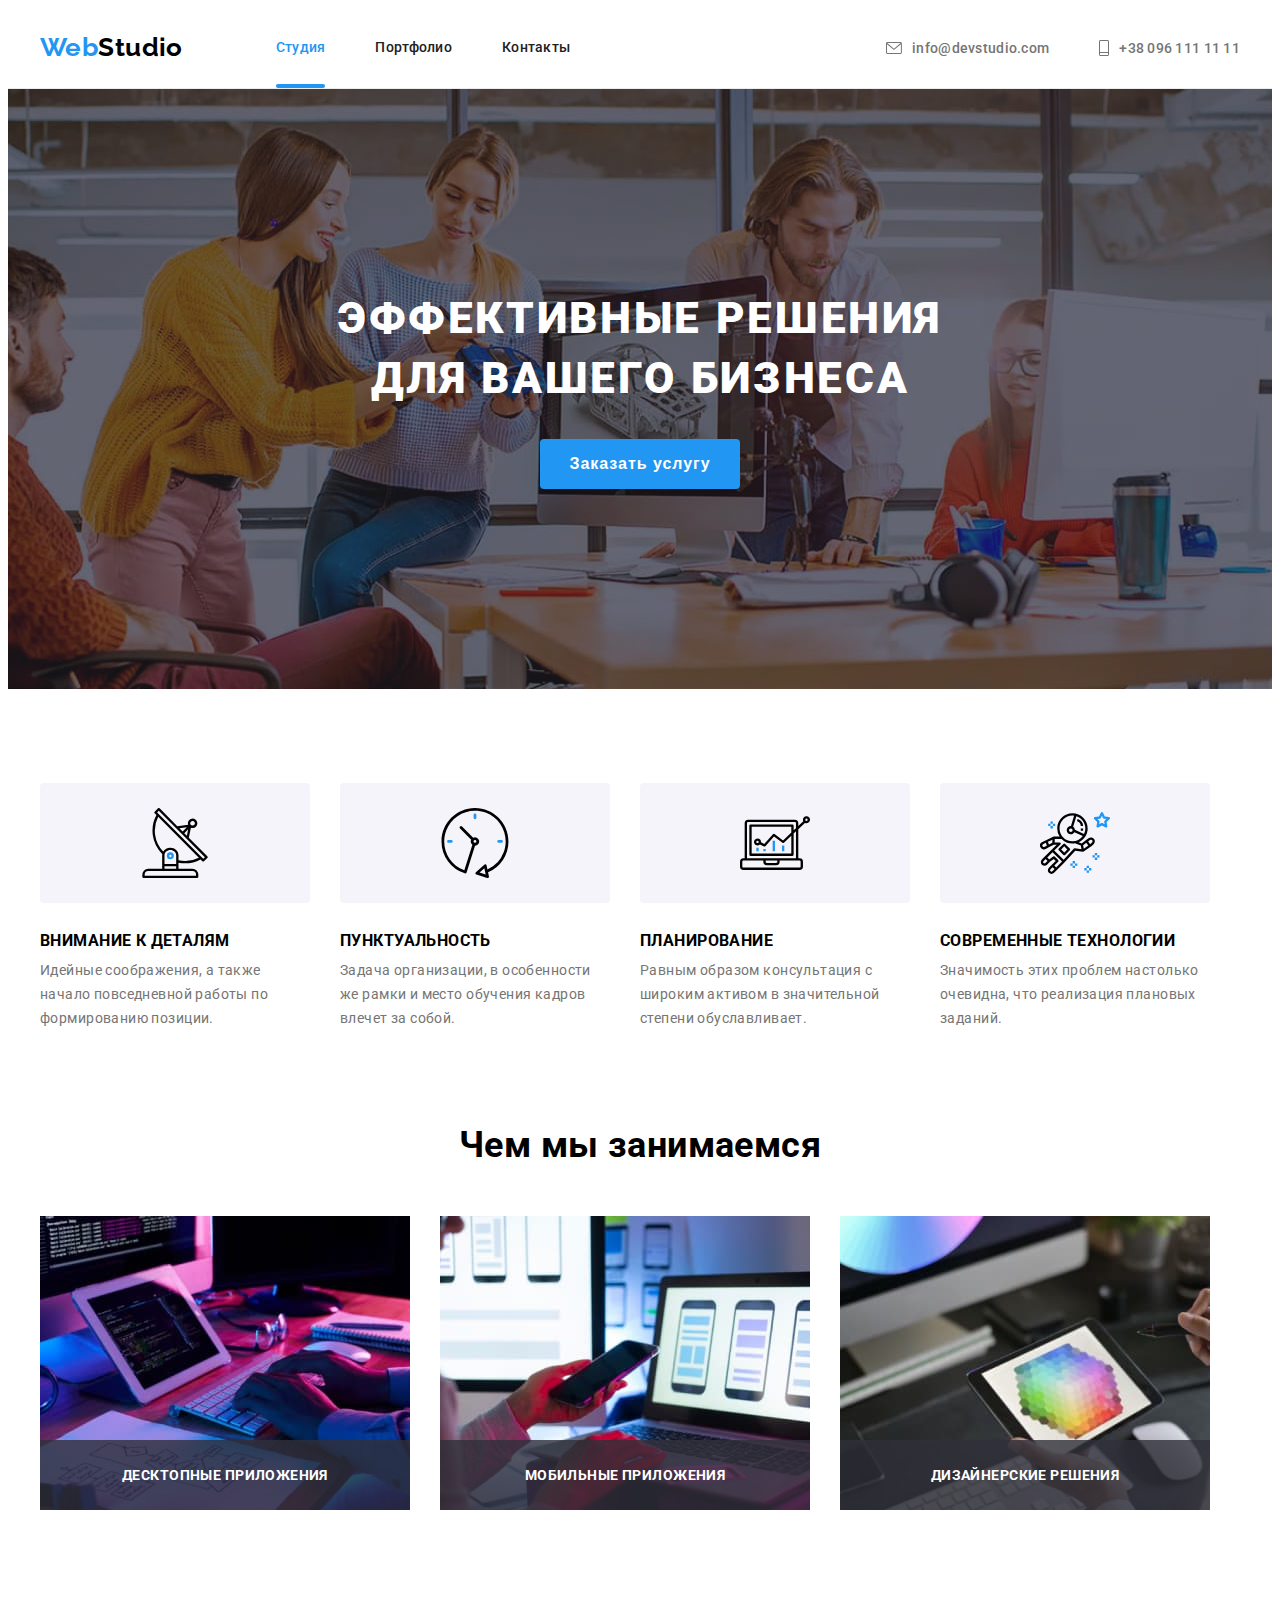
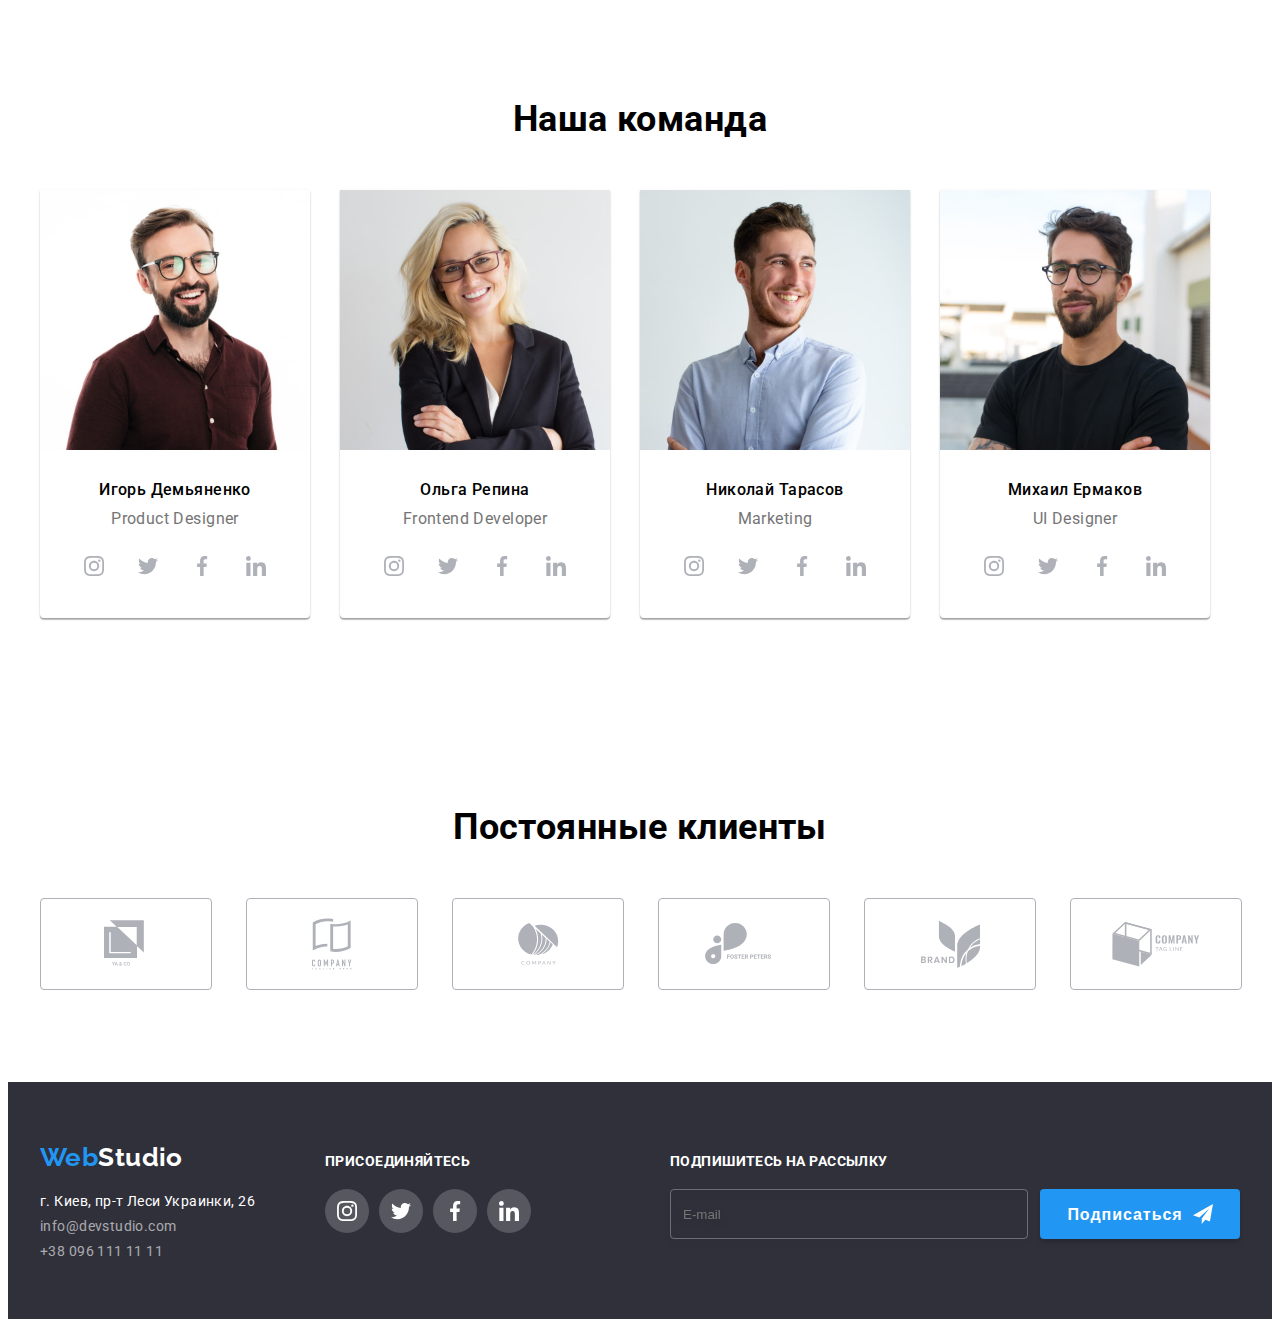
<file: index.html>
<!DOCTYPE html>
<html lang="en">
<head>
    <meta charset="UTF-8">
    <meta name="viewport" content="width=device-width, initial-scale=1.0">
    <title>Document</title>
    <link rel="stylesheet" href="https://cdnjs.cloudflare.com/ajax/libs/modern-normalize/1.0.0/modern-normalize.min.css" 
          integrity="sha512-ISS7cAi1PEhQ8jnbJpJZMd29NlhNj4AWYyLOSp2CE/CsHxTCu+r+t0D2yoJudVrd0/8fTVPUVDzY5Tvli75u/g=="
          crossorigin="anonymous" />
<link href="https://fonts.googleapis.com/css2?family=Raleway:wght@700&family=Roboto:wght@400;500;700;900&display=swap"
    rel="stylesheet">
    <link rel="stylesheet" href="./css/main.min.css">
    <link rel="preconnect" href="https://fonts.gstatic.com">
 </head>
<body>
    <header class="header-color">
        <div class="container head">        
 <nav class="nav-top">
        <a href="./index.html" class="studio-color text-decor"><span class="web-color">Web</span>Studio</a>
        
        <ul class="nav-links">
            <li class="head-items"><a href="./index.html" class="links current">Студия</a></li>
            <li class="head-items"><a href="./portfolio.html" class="links">Портфолио</a></li>
            <li class="head-items"><a href="" class="links">Контакты</a></li>
        </ul>
</nav>  
        <ul class="nav-links">
            <li class="head-items"><a href="mailto:info@devstudio.com" class="phone-color"><svg class="phonesvg" width="16px" height="12px">
                <use href="./images/symbol-defs.svg#icon-konvert"></use>
            </svg>info@devstudio.com</a></li>
            <li class="head-items"><a href="tel:380961111111" class="phone-color"><svg class="phonesvg" width="10px" height="16px">
                <use href="./images/symbol-defs.svg#icon-phone"></use>
            </svg>+38 096 111 11 11</a></li>
        </ul>
        </div>
    </header>
    <main>
    <!-- main section -->    
        <section class="main-section"> 
            <div class="owerlay">
            <div class="container-flex">  
             
            <h1 class="headline">Эффективные решения для вашего бизнеса</h1>           
            <button class="order" data-modal-open>Заказать услугу</button> 
            </div>
    </div>
        </section>    
    <!--our services -->
    <section  class="container owerflov">      
  <ul  class="what-we-do-list">
    <li class="service-list">
        <div class="pic-border">
        <svg width="70px" height="70px">
            <use href="./images/symbol-defs.svg#icon-antena1"></use>
        </svg>
        </div>
        <h3 class="ourquality">Внимание к деталям</h3>    
        <p class="text-color">Идейные соображения, а также начало повседневной работы по формированию позиции.</p>
    </li>
    <li class="service-list">
        <div class="pic-border"><svg width="70px" height="70px">
            <use href="./images/symbol-defs.svg#icon-timer2"></use>
        </svg></div>
        <h3 class="ourquality">Пунктуальность</h3>
        <p class="text-color">Задача организации, в особенности же рамки и место обучения кадров влечет за собой.</p>
    </li>
    <li class="service-list">
        <div class="pic-border"><svg width="70px" height="70px">
            <use href="./images/symbol-defs.svg#icon-dator3"></use>
        </svg></div>
        <h3 class="ourquality">Планирование</h3>
        <p class="text-color">Равным образом консультация с широким активом в значительной степени обуславливает.</p>
    </li>
    <li class="service-list">
        <div class="pic-border"><svg width="70px" height="70px">
            <use href="./images/symbol-defs.svg#icon-cosmonavt4"></use>
        </svg></div>
        <h3 class="ourquality">Современные технологии</h3>
        <p class="text-color">Значимость этих проблем настолько очевидна, что реализация плановых заданий.</p>
    </li>
</ul>  
 </section>
 <!-- what we do -->
 <section  class="container services">    
     <h2 class="whatwedo">Чем мы занимаемся</h2>
     <ul class="what-we-do-list">
    <li class="pic-list"><div class="specifics-pocition"><img src="images/bild.jpg" alt="Bild" width="370">
    <div class="specifics-place">
        <p class="specifics">Десктопные приложения</p>
    </div>
    </div>
    </li>
        <li class="pic-list">
        <div class="specifics-pocition">
        <img src="images/pc.jpg" alt="PC" width="370">
        <div class="specifics-place">
        <p class="specifics">Мобильные приложения</p>
    </div>
    </div></li>
        <li class="pic-list"><div class="specifics-pocition"><img src="images/tabl.jpg" alt="tabl" width="370"> <div class="specifics-place">
        <p class="specifics">Дизайнерские решения</p>
    </div>
    </div></li>
    </ul>   
 </section>
<!-- our colleagues-->
 <section  class="container services">   
     <h2 class="whatwedo">Наша команда</h2>
     <ul class="what-we-do-list">
         <li class="collegues-list shadow">
             <img src="images/1.jpg" alt="photo" width="270">
             <div class="name-ocupation">
             <h3 class="names">Игорь Демьяненко</h3>
             <p class="occupation">Product Designer</p>            
             <ul class="social-list">
                 <li class="link-space"><a href="#" class="link-flow">
                     <svg class="ikonssvg" width="20px" height="20px">
                             <use href="./images/symbol-defs.svg#icon-instagram"></use>
                         </svg></a></li>
                 <li class="link-space"><a href=""  class="link-flow">
                         <svg class="ikonssvg" width="20px" height="20px">
                             <use href="./images/symbol-defs.svg#icon-twitter"></use>
                         </svg></a></li>
                 <li class="link-space"><a href=""  class="link-flow">
                      <svg class="ikonssvg" width="20px" height="20px">
                              <use href="./images/symbol-defs.svg#icon-facebook"></use>
                          </svg></a></li>
                 <li class="link-space"><a href=""  class="link-flow">
                     <svg class="ikonssvg" width="20px" height="20px">
                             <use href="./images/symbol-defs.svg#icon-linkedin"></use>
                         </svg></a></li>
             </ul>
             </div>
            </li>       
         <li class="collegues-list shadow">
             <img src="images/2.jpg" alt="photo" width="270">
         <div class="name-ocupation">
             <h3 class="names">Ольга Репина</h3>
             <p class="occupation">Frontend Developer</p>
    <ul class="social-list">
        <li class="link-space"><a href="#" class="link-flow">
                <svg class="ikonssvg" width="20px" height="20px">
                    <use href="./images/symbol-defs.svg#icon-instagram"></use>
                </svg></a></li>
        <li class="link-space"><a href="#" class="link-flow">
                <svg class="ikonssvg" width="20px" height="20px">
                    <use href="./images/symbol-defs.svg#icon-twitter"></use>
                </svg></a></li>
        <li class="link-space"><a href="#" class="link-flow">
                <svg class="ikonssvg" width="20px" height="20px">
                    <use href="./images/symbol-defs.svg#icon-facebook"></use>
                </svg></a></li>
        <li class="link-space"><a href="#" class="link-flow">
                <svg class="ikonssvg" width="20px" height="20px">
                    <use href="./images/symbol-defs.svg#icon-linkedin"></use>
                </svg></a></li>
    </ul>
         </div>
         </li>
         <li class="collegues-list shadow">
             <img src="images/3.jpg" alt="photo" width="270">
              <div class="name-ocupation">
             <h3 class="names">Николай Тарасов</h3>
             <p class="occupation">Marketing</p>
        <ul class="social-list">
            <li class="link-space"><a href="#" class="link-flow">
                    <svg class="ikonssvg" width="20px" height="20px">
                        <use href="./images/symbol-defs.svg#icon-instagram"></use>
                    </svg></a></li>
            <li class="link-space"><a href="" class="link-flow">
                    <svg class="ikonssvg" width="20px" height="20px">
                        <use href="./images/symbol-defs.svg#icon-twitter"></use>
                    </svg></a></li>
            <li class="link-space"><a href="" class="link-flow">
                    <svg class="ikonssvg" width="20px" height="20px">
                        <use href="./images/symbol-defs.svg#icon-facebook"></use>
                    </svg></a></li>
            <li class="link-space"><a href="" class="link-flow">
                    <svg class="ikonssvg" width="20px" height="20px">
                        <use href="./images/symbol-defs.svg#icon-linkedin"></use>
                    </svg></a></li>
        </ul>
            </div>
         </li>
         <li class="collegues-list shadow">
             <img src="images/4.jpg" alt="photo" width="270">
              <div class="name-ocupation">
             <h3 class="names">Михаил Ермаков</h3>
             <p class="occupation">UI Designer</p>
<ul class="social-list">
<li class="link-space"><a href="#" class="link-flow">
    <svg class="ikonssvg" width="20px" height="20px">
            <use href="./images/symbol-defs.svg#icon-instagram"></use>
        </svg></a></li>
<li class="link-space"><a href=""  class="link-flow">
        <svg class="ikonssvg" width="20px" height="20px">
             <use href="./images/symbol-defs.svg#icon-twitter"></use>
        </svg></a></li>
<li class="link-space"><a href=""  class="link-flow">
    <svg class="ikonssvg" width="20px" height="20px">
            <use href="./images/symbol-defs.svg#icon-facebook"></use>
         </svg></a></li>
<li class="link-space"><a href=""  class="link-flow">
    <svg class="ikonssvg" width="20px" height="20px">
            <use href="./images/symbol-defs.svg#icon-linkedin"></use>
        </svg></a></li>
</ul>
            </div>
         </li>
     </ul>
   
 </section>
 <!-- our clients--> 
 <section class="container services">
     <h2 class="whatwedo">Постоянные клиенты</h2>
     <ul class="clients-list">
         <li class="client-links"><a href=""  class="link-size"><svg class="clients-color" width="44px" height="49px">
             <use href="./images/symbol-defs.svg#icon-yaco-1"></use>
         </svg></a></li>
         <li class="client-links"><a href="" class="link-size"><svg class="clients-color" width="40px" height="52px">
             <use href="./images/symbol-defs.svg#icon-tagline-2"></use>
         </svg></a></li>
         <li class="client-links"><a href="" class="link-size"><svg class="clients-color" width="41px" height="42px">
             <use href="./images/symbol-defs.svg#icon-company-3"></use>
         </svg></a></li>
         <li class="client-links"><a href="" class="link-size"><svg class="clients-color" width="79px" height="42px">
             <use href="./images/symbol-defs.svg#icon-foster-4"></use>
         </svg></a></li>
         <li class="client-links"><a href="" class="link-size"><svg class="clients-color" width="59px" height="47px">
             <use href="./images/symbol-defs.svg#icon-brand-5"></use>
         </svg></a></li>
         <li class="client-links"><a href="" class="link-size"><svg class="clients-color" width="88px" height="45px">
             <use href="./images/symbol-defs.svg#icon-logo-6"></use>
         </svg></a></li>
     </ul>
 </section>
</main>
<footer class="foter-section"> 
<div class="flex container">
       <div class="content-space">
        <a href="./index.html" class="logo-footer"><span class="footer-web">Web</span>Studio</a>
        <address class="address-decor">г. Киев, пр-т Леси Украинки, 26</address>
    <ul>
        <li class="footer-contakt">
    <a href="mailto:info@devstudio.com" class="footer-mail">info@devstudio.com</a></li>
        <li>
    <a href="tel:380961111111" class="footer-phone">+38 096 111 11 11</a></li>
    </ul>
    </div>
    <div class="footer-position">
    <h3 class="footer-title">присоединяйтесь</h3>
    <ul class="position-services">        
        <li class="footer-link-flow"><a href="#" class="footerlinks">
                <svg class="foot-ikonssvg" width="20px" height="20px">
                    <use href="./images/symbol-defs.svg#icon-instagram"></use>
                </svg></a></li>
        <li class="footer-link-flow"><a href="#" class="footerlinks">
                <svg class="foot-ikonssvg" width="20px" height="20px">
                    <use href="./images/symbol-defs.svg#icon-twitter"></use>
                </svg></a></li>
        <li class="footer-link-flow"><a href="#" class="footerlinks">
                <svg class="foot-ikonssvg" width="20px" height="20px">
                    <use href="./images/symbol-defs.svg#icon-facebook"></use>
                </svg></a></li>
        <li class="footer-link-flow"><a href="#" class="footerlinks">
                <svg class="foot-ikonssvg" width="20px" height="20px">
                    <use href="./images/symbol-defs.svg#icon-linkedin"></use>
                </svg></a></li>
    </ul>    
    </div>
    <form>
     <label class="labeltitle">Подпишитесь на рассылку</label>
     <div class="form-path">
     <input class="dimentions" type="email" placeholder="E-mail"/>
     <button class="order subscribe">Подписаться
     <svg width="20px" height="20px" class="plane">
      <use href="./images/symbol-defs.svg#icon-plane"></use>
        </svg></button></div>
    </form>
</div>
</footer>

<!-- modal -->
<div class="backdrop is-hidden" data-modal>
  <div class="modal">
    <form class="form" autocomplete="off">
    <button class="modal-close-btn" data-modal-close>&#10006;</button>
    <p class="modal-title">Оставьте свои данные, мы вам перезвоним</p>
    <div class="form-filed">
     <input type="text" class="input-form" placeholder=" ">
       <label class="form-label labeltext">Имя</label>
       <svg width="12px" height="12px" class="form-icon">
       <use href="./images/symbol-defs.svg#icon-chuvak"></use>
       </svg>
       </div>
    <div class="form-filed">
    <input type="tel" class="input-form" placeholder=" ">
      <label  class="form-label labeltext">Телефон</label>
      <svg width="13px" height="13px" class="form-icon">
      <use href="./images/symbol-defs.svg#icon-trubka"></use>
       </svg>
       </div>
    <div class="form-filed">
    <input type="text" class="input-form" placeholder=" ">
      <label  class="form-label labeltext">Почта</label>
      <svg width="15px" height="12px" class="form-icon">
       <use href="./images/symbol-defs.svg#icon-konvertblack"></use>
      </svg></div>
    <div class="form-filed">
        <label  class="form-comment labeltext">Комментарий</label>
        <textarea placeholder="Введите текст" class="input-comment" id="comment"></textarea>
   
</div>
<!-- checkbox-->
<div class="checkbox-flex">
    <label for="checkbox" class="labelcheckbox">
    <input type="checkbox" class="checkbox" id="checkbox">
    <span class="checkicon"></span>Соглашаюсь с рассылкой и принимаю</label>
    <a href="" class="formlink">Условия договора</a>
</div>
<div class="submitbtn">
<button type="submit" class="order">Отправить</button>
</div>
</form>
</div>
</div>

<script src="./js/modals.js"></script>
</body>
</html>
</file>
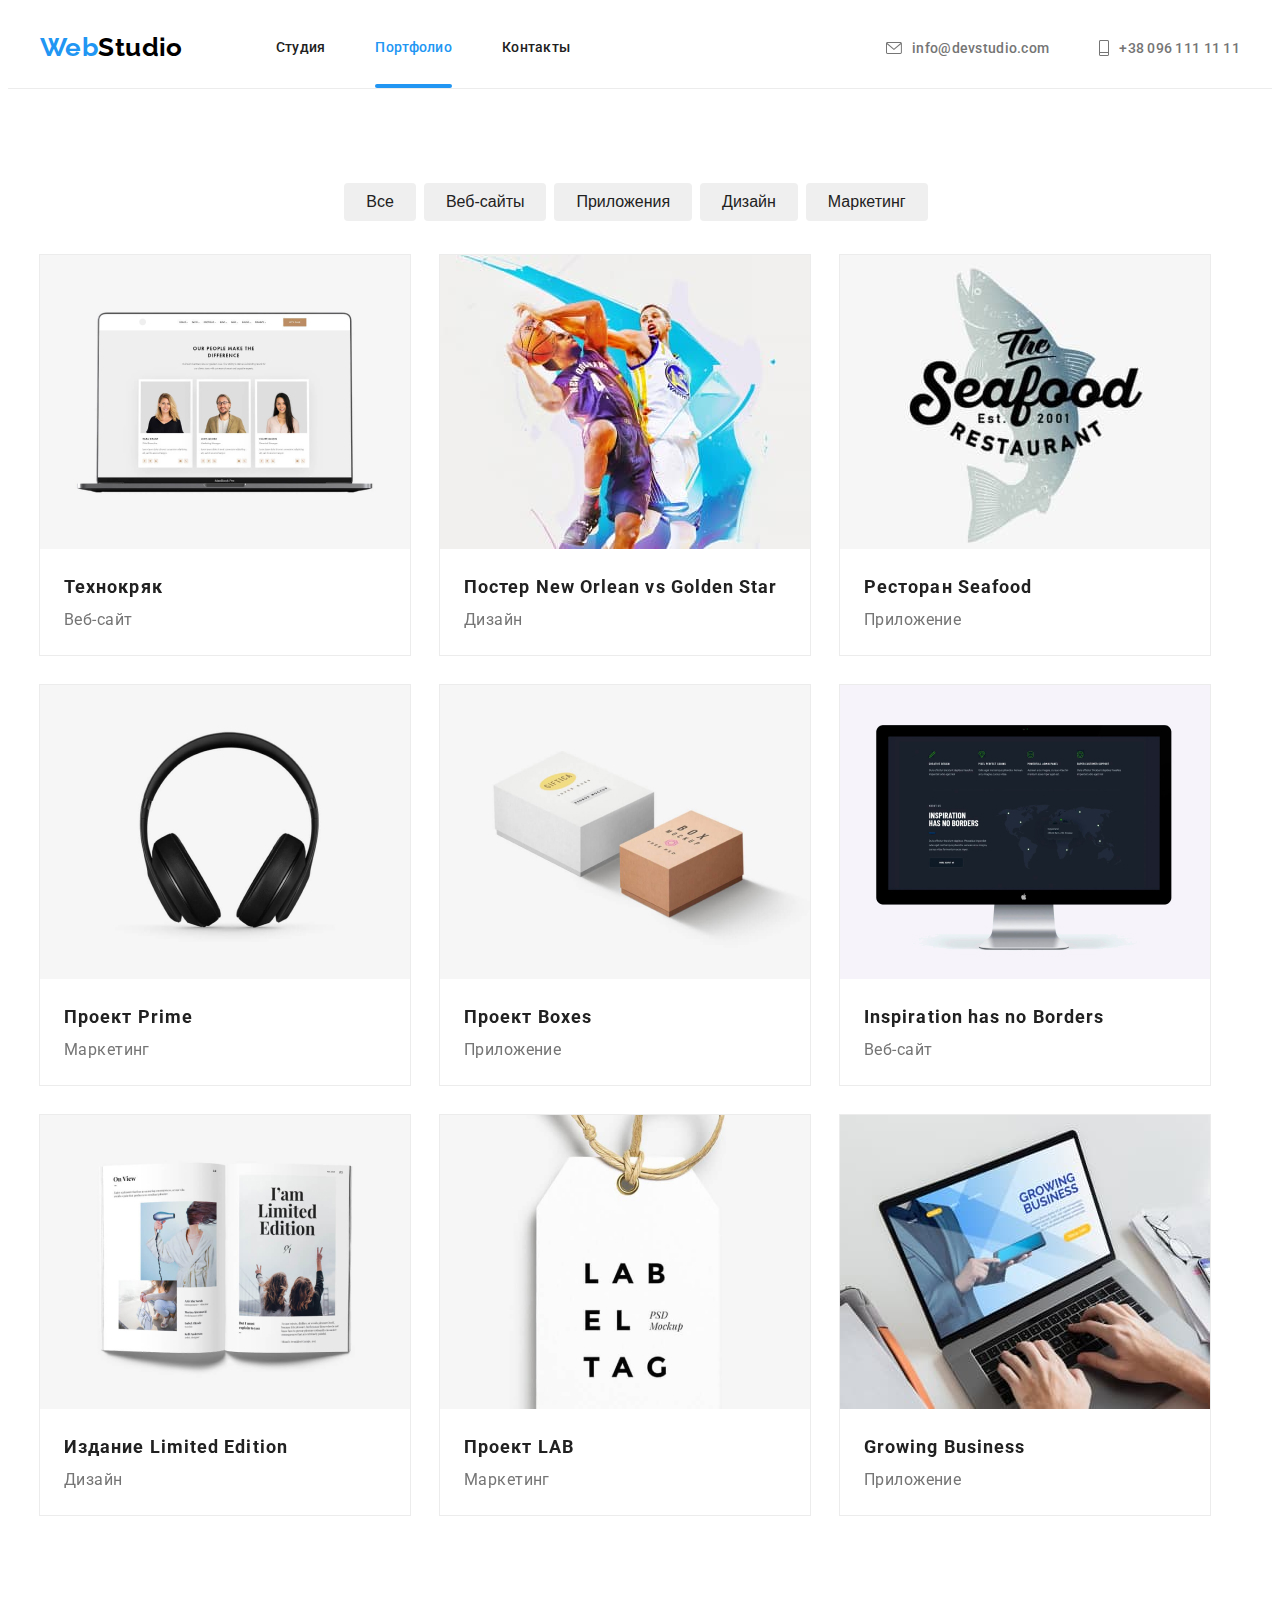
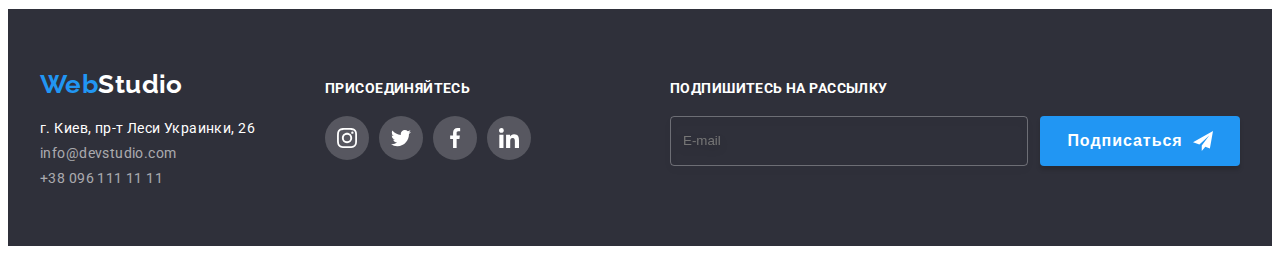
<file: portfolio.html>
<!DOCTYPE html>
<html lang="en">
<head>
    <meta charset="UTF-8">
    <meta name="viewport" content="width=device-width, initial-scale=1.0">
    <title>Portfolio</title>
    <link rel="stylesheet" href="https://cdnjs.cloudflare.com/ajax/libs/modern-normalize/1.0.0/modern-normalize.min.css"
            integrity="sha512-ISS7cAi1PEhQ8jnbJpJZMd29NlhNj4AWYyLOSp2CE/CsHxTCu+r+t0D2yoJudVrd0/8fTVPUVDzY5Tvli75u/g=="
            crossorigin="anonymous" />
    <link href="https://fonts.googleapis.com/css2?family=Raleway:wght@700&family=Roboto:wght@400;500;700;900&display=swap"
        rel="stylesheet">
    <link rel="stylesheet" href="./css/main.css">
    <link rel="preconnect" href="https://fonts.gstatic.com">
    
 </head>
<body>
<!--Header-->
    <header class="header-color">
        <div class="container head">
            <nav class="nav-top">
                <a href="./index.html" class="studio-color text-decor"><span class="web-color">Web</span>Studio</a>
    
                <ul class="nav-links">
                    <li class="head-items"><a href="./index.html" class="links">Студия</a></li>
                    <li class="head-items"><a href="./portfolio.html" class="links current">Портфолио</a></li>
                    <li class="head-items"><a href="" class="links">Контакты</a></li>
                </ul>
            </nav>
        <ul class="nav-links">
            <li class="head-items"><a href="mailto:info@devstudio.com" class="phone-color"><svg class="phonesvg" width="16px"
                        height="12px">
                        <use href="./images/symbol-defs.svg#icon-konvert"></use>
                    </svg>info@devstudio.com</a></li>
            <li class="head-items"><a href="tel:380961111111" class="phone-color"><svg class="phonesvg" width="10px"
                        height="16px">
                        <use href="./images/symbol-defs.svg#icon-phone"></use>
                    </svg>+38 096 111 11 11</a></li>
        </ul>
        </div>
    </header>
<!--Portfolio -->
<section class="container-portfolio"> 
    
        <ul class="container-buttons">
        <!--portfolio buttons-->
        <li class="buttons-flex">
            <button class="buttons">Все</button>
        </li>
        <li class="buttons-flex">
            <button class="buttons">Веб-сайты</button>
        </li>
        <li class="buttons-flex">
            <button class="buttons">Приложения</button>
        </li>
        <li class="buttons-flex">
           <button class="buttons">Дизайн</button>
        </li>
        <li class="buttons-flex">
            <button class="buttons">Маркетинг</button>
        </li>
     </ul>
<ul class="flex-links">
        <li class="flex-links-element">
        <a href="" class="flex-links-element lidecor"><div class="photo-moving">
            <img src="images/PCtexnok.jpg" alt="laptop" width="370">
            <div class="moving"><p class="moving-text">Технокряк это современная площадка распространения коронавируса. Компании используют эту платформу для цифрового
            шпионажа и атак на защищённые сервера конкурентов.</p></div></div>
<div class="text-links">
            <h2 class="supply-title">Технокряк</h2>
            <p class="portfolio-text-color">Веб-сайт</p>
</div>

        </a>      
        </li>           
        <li class="flex-links-element">
        <a href="" class="flex-links-element lidecor"><div class="photo-moving">
            <img src="images/neworlean.jpg" alt="sport" width="370">
            <div class="moving">
                <p class="moving-text">Технокряк это современная площадка распространения коронавируса. Компании используют эту платформу для цифрового
                    шпионажа и атак на защищённые сервера конкурентов.</p>
            </div>
            </div>
<div class="text-links">
            <h2 class="supply-title">Постер New Orlean vs Golden Star</h2>
            <p class="portfolio-text-color">Дизайн</p>
</div>
        </a>
        </li>
        <li class="flex-links-element">
        <a href="" class="flex-links-element lidecor"><div class="photo-moving">
            <img src="images/seafood.jpg" alt="food" width="370">
            <div class="moving">
                <p class="moving-text">Технокряк это современная площадка распространения коронавируса. Компании используют эту платформу для цифрового
                    шпионажа и атак на защищённые сервера конкурентов.</p>
            </div>
            </div>
<div class="text-links">
            <h2 class="supply-title">Ресторан Seafood</h2>
            <p class="portfolio-text-color">Приложение</p>
</div>
        </a>
        </li>
        <li class="flex-links-element">
        <a href="" class="flex-links-element lidecor"><div class="photo-moving">
            <img src="images/prime.jpg" alt="Computers" width="370">
<div class="moving">
    <p class="moving-text">Технокряк это современная площадка распространения коронавируса. Компании используют эту платформу для цифрового
        шпионажа и атак на защищённые сервера конкурентов.</p>
</div>
</div>
<div class="text-links">
            <h2 class="supply-title">Проект Prime</h2>
            <p class="portfolio-text-color">Маркетинг</p>
</div>
        </a>
        </li>
        <li class="flex-links-element">
        <a href="" class="flex-links-element lidecor"><div class="photo-moving">
            <img src="images/boxes.jpg" alt="delivery" width="370">
            <div class="moving">
                <p class="moving-text">Технокряк это современная площадка распространения коронавируса. Компании используют эту платформу для цифрового
                    шпионажа и атак на защищённые сервера конкурентов.</p>
            </div>
            </div>
<div class="text-links">
            <h2 class="supply-title">Проект Boxes</h2>
            <p class="portfolio-text-color">Приложение</p>
</div>
        </a>
        </li>
        <li class="flex-links-element">
        <a href="" class="flex-links-element lidecor"><div class="photo-moving">
            <img src="images/inspiration.jpg" alt="inspiration" width="370">
            <div class="moving">
                <p class="moving-text">Технокряк это современная площадка распространения коронавируса. Компании используют эту платформу для цифрового
                    шпионажа и атак на защищённые сервера конкурентов.</p>
            </div>
            </div>
<div class="text-links">
            <h2 class="supply-title">Inspiration has no Borders</h2>
            <p class="portfolio-text-color">Веб-сайт</p>
</div>
        </a>
        </li>
        <li class="flex-links-element">
        <a href="" class="flex-links-element lidecor"><div class="photo-moving">
            <img src="images/limitededition.jpg" alt="special things" width="370">
            <div class="moving">
                <p class="moving-text">Технокряк это современная площадка распространения коронавируса. Компании используют эту платформу для цифрового
                    шпионажа и атак на защищённые сервера конкурентов.</p>
            </div>
            </div>
<div class="text-links">
                <h2 class="supply-title">Издание Limited Edition</h2>
            <p class="portfolio-text-color">Дизайн</p>
</div>
        </a>
        </li>
        <li class="flex-links-element">
        <a href="" class="flex-links-element lidecor"><div class="photo-moving">
            <img src="images/label.jpg" alt="Label" width="370">
            <div class="moving">
                <p class="moving-text">Технокряк это современная площадка распространения коронавируса. Компании используют эту платформу для цифрового
                    шпионажа и атак на защищённые сервера конкурентов.</p>
            </div>
            </div>
<div class="text-links">
            <h2 class="supply-title">Проект LAB</h2>
            <p class="portfolio-text-color">Маркетинг</p>
</div>
        </a>
        </li>
        <li class="flex-links-element">
        <a href="" class="flex-links-element lidecor"><div class="photo-moving">
            <img src="images/growingbusiness.jpg" alt="business" width="370">
            <div class="moving">
                <p class="moving-text">Технокряк это современная площадка распространения коронавируса. Компании используют эту платформу для цифрового
                    шпионажа и атак на защищённые сервера конкурентов.</p>
            </div>
            </div>
<div class="text-links">
            <h2 class="supply-title">Growing Business</h2>
            <p class="portfolio-text-color">Приложение</p>
</div>
        </a>
        </li>    
 </ul>

</section>
<footer class="foter-section">
    <div class="flex container">
        <div class="content-space">
            <a href="./index.html" class="logo-footer"><span class="footer-web">Web</span>Studio</a>
            <address class="address-decor">г. Киев, пр-т Леси Украинки, 26</address>
            <ul>
                <li class="footer-contakt">
                    <a href="mailto:info@devstudio.com" class="footer-mail">info@devstudio.com</a>
                </li>
                <li>
                    <a href="tel:380961111111" class="footer-phone">+38 096 111 11 11</a>
                </li>
            </ul>
        </div>
        <div class="footer-position">
            <h3 class="footer-title">присоединяйтесь</h3>
            <ul class="position-services">
                <li class="footer-link-flow"><a href="#" class="footerlinks">
                        <svg class="foot-ikonssvg" width="20px" height="20px">
                            <use href="./images/symbol-defs.svg#icon-instagram"></use>
                        </svg></a></li>
                <li class="footer-link-flow"><a href="#" class="footerlinks">
                        <svg class="foot-ikonssvg" width="20px" height="20px">
                            <use href="./images/symbol-defs.svg#icon-twitter"></use>
                        </svg></a></li>
                <li class="footer-link-flow"><a href="#" class="footerlinks">
                        <svg class="foot-ikonssvg" width="20px" height="20px">
                            <use href="./images/symbol-defs.svg#icon-facebook"></use>
                        </svg></a></li>
                <li class="footer-link-flow"><a href="#" class="footerlinks">
                        <svg class="foot-ikonssvg" width="20px" height="20px">
                            <use href="./images/symbol-defs.svg#icon-linkedin"></use>
                        </svg></a></li>
            </ul>
        </div>
            <form>
                <label class="labeltitle">Подпишитесь на рассылку</label>
                <div class="form-path">
                    <input class="dimentions" type="email" placeholder="E-mail" />
                    <button class="order subscribe">Подписаться
                        <svg width="20px" height="20px" class="plane">
                            <use href="./images/symbol-defs.svg#icon-plane"></use>
                        </svg></button>
                </div>
            </form>
    </div>
</footer>
</body>
</html>
</file>
<file: css/main.css>
body {
  background: #ffffff;
  font-family: Roboto;
  font-style: normal;
  font-weight: normal;
  font-size: 14px;
  letter-spacing: 0.03em;
}

ul {
  list-style: none;
  margin-top: 0;
  margin-bottom: 0;
  padding-left: 0;
}

h1,
h2,
h3,
p {
  margin-top: 0;
  margin-bottom: 0;
}

footer {
  background: #2f303a;
}

nav .links.current {
  color: #2196f3;
  display: block;
}

img,
a,
svg {
  display: block;
}

textarea {
  resize: none;
}

.container {
  width: 1200px;
  margin: 0 auto;
  padding: 0 15px;
}

/* header */
.phonesvg {
  margin-right: 10px;
  -webkit-box-align: center;
  -ms-flex-align: center;
  align-items: center;
  fill: currentColor;
  -webkit-transition-property: fill;
  transition-property: fill;
}

.phonesvg:hover,
.phonesvg:focus {
  fill: currentColor;
  -webkit-transition: 0.25s cubic-bezier(0.4, 0, 0.2, 1);
  transition: 0.25s cubic-bezier(0.4, 0, 0.2, 1);
}

.head {
  -webkit-box-pack: justify;
  -ms-flex-pack: justify;
  justify-content: space-between;
  display: -webkit-box;
  display: -ms-flexbox;
  display: flex;
  -webkit-box-align: center;
  -ms-flex-align: center;
  align-items: center;
}

.header-color {
  background: #ffffff;
  border-bottom: 1px solid #ececec;
  width: 100%;
}

/*logo*/
.web-color {
  color: #2196f3;
}

.studio-color {
  color: #000000;
  margin-right: 93px;
}

.text-decor {
  font-family: "Raleway", sans-serif;
  text-decoration: none;
  font-style: normal;
  font-weight: bold;
  font-size: 26px;
  line-height: 31px;
}

.nav-top {
  display: -webkit-box;
  display: -ms-flexbox;
  display: flex;
  -webkit-box-align: center;
  -ms-flex-align: center;
  align-items: center;
}

.nav-links {
  display: -webkit-box;
  display: -ms-flexbox;
  display: flex;
  -webkit-box-align: center;
  -ms-flex-align: center;
  align-items: center;
}

.nav-links .head-items {
  margin-right: 50px;
}

.nav-links .head-items:last-child {
  margin-right: 0;
}

/* contacts */
.phone-color {
  color: #757575;
  text-decoration: none;
  font-weight: 500;
  line-height: 16px;
  letter-spacing: 0.02em;
  display: -webkit-box;
  display: -ms-flexbox;
  display: flex;
  -webkit-box-align: center;
  -ms-flex-align: center;
  align-items: center;
  padding-top: 32px;
  padding-bottom: 32px;
  -webkit-transition: 0.25s cubic-bezier(0.4, 0, 0.2, 1);
  transition: 0.25s cubic-bezier(0.4, 0, 0.2, 1);
  -webkit-transition-property: color, fill;
  transition-property: color, fill;
}

.phone-color:hover,
.phone-color:focus {
  color: #2196f3;
  fill: currentColor;
  -webkit-transition: 0.25s cubic-bezier(0.4, 0, 0.2, 1);
  transition: 0.25s cubic-bezier(0.4, 0, 0.2, 1);
}

.links {
  position: relative;
  color: #212121;
  text-decoration: none;
  font-weight: 500;
  line-height: 1.14;
  letter-spacing: 0.02em;
  padding-top: 32px;
  padding-bottom: 32px;
  -webkit-transition: 0.25s cubic-bezier(0.4, 0, 0.2, 1);
  transition: 0.25s cubic-bezier(0.4, 0, 0.2, 1);
  -webkit-transition-property: fill, color, opacity;
  transition-property: fill, color, opacity;
}

.links::after {
  content: "";
  position: absolute;
  bottom: 0;
  left: 0;
  display: block;
  width: 100%;
  height: 4px;
  border-radius: 4px;
  background-color: #2196f3;
  -webkit-transition: 0.25s cubic-bezier(0.4, 0, 0.2, 1);
  transition: 0.25s cubic-bezier(0.4, 0, 0.2, 1);
  opacity: 0;
}

.current.links::after,
.links:hover::after {
  -webkit-transition: 0.25s cubic-bezier(0.4, 0, 0.2, 1);
  transition: 0.25s cubic-bezier(0.4, 0, 0.2, 1);
  opacity: 1;
}

.links:hover,
.links:focus {
  color: #2196f3;
  fill: currentColor;
  -webkit-transition: 0.25s cubic-bezier(0.4, 0, 0.2, 1);
  transition: 0.25s cubic-bezier(0.4, 0, 0.2, 1);
}

/* footer */
.foter-section {
  padding-top: 60px;
  padding-bottom: 60px;
  background-color: #2f303a;
}

.flex {
  display: -webkit-box;
  display: -ms-flexbox;
  display: flex;
  -webkit-box-align: baseline;
  -ms-flex-align: baseline;
  align-items: baseline;
}

.logo-footer {
  font-family: "Raleway", sans-serif;
  color: #ffffff;
  text-decoration: none;
  font-weight: bold;
  font-size: 26px;
  line-height: 1.19;
  display: block;
  margin-bottom: 20px;
}

.footer-web {
  color: #2196f3;
}

.address-decor {
  color: #ffffff;
  font-style: normal;
  margin-bottom: 9px;
}

.footer-mail,
.footer-phone {
  text-decoration: none;
  color: rgba(255, 255, 255, 0.6);
  -webkit-transition: 0.25s cubic-bezier(0.4, 0, 0.2, 1);
  transition: 0.25s cubic-bezier(0.4, 0, 0.2, 1);
  -webkit-transition-property: color;
  transition-property: color;
}

.footer-mail:hover,
.footer-mail:focus {
  color: #2196f3;
  -webkit-transition: 0.25s cubic-bezier(0.4, 0, 0.2, 1);
  transition: 0.25s cubic-bezier(0.4, 0, 0.2, 1);
  -webkit-transition-property: color;
  transition-property: color;
}

.footer-phone:hover,
.footer-phone:focus {
  color: #2196f3;
  -webkit-transition: 0.25s cubic-bezier(0.4, 0, 0.2, 1);
  transition: 0.25s cubic-bezier(0.4, 0, 0.2, 1);
}

.footer-contakt {
  margin-bottom: 9px;
}

/* footer socials*/
.content-space {
  margin-right: 70px;
}

.footer-title {
  height: 16px;
  font-size: 14px;
  line-height: 16px;
  letter-spacing: 0.03em;
  text-transform: uppercase;
  color: #ffffff;
  margin-bottom: 20px;
}

.footer-link-flow {
  display: -webkit-inline-box;
  display: -ms-inline-flexbox;
  display: inline-flex;
  -webkit-box-pack: center;
  -ms-flex-pack: center;
  justify-content: center;
  -webkit-box-align: center;
  -ms-flex-align: center;
  align-items: center;
  width: 44px;
  height: 44px;
  border-radius: 50%;
  background-color: rgba(255, 255, 255, 0.1);
  margin-right: 10px;
  -webkit-transition: 0.25s cubic-bezier(0.4, 0, 0.2, 1);
  transition: 0.25s cubic-bezier(0.4, 0, 0.2, 1);
  -webkit-transition-property: background-color;
  transition-property: background-color;
}

.footer-link-flow:hover,
.footerlinks:focus {
  background-color: #2196f3;
  -webkit-transition: 0.25s cubic-bezier(0.4, 0, 0.2, 1);
  transition: 0.25s cubic-bezier(0.4, 0, 0.2, 1);
}

.footer-link-flow:last-child {
  margin-right: 0;
}

.footerlinks {
  display: -webkit-inline-box;
  display: -ms-inline-flexbox;
  display: inline-flex;
  -webkit-box-pack: center;
  -ms-flex-pack: center;
  justify-content: center;
  -webkit-box-align: center;
  -ms-flex-align: center;
  align-items: center;
  width: 100%;
  height: 100%;
  border-radius: 50%;
  background-color: rgba(255, 255, 255, 0.1);
  -webkit-transition: 0.25s cubic-bezier(0.4, 0, 0.2, 1);
  transition: 0.25s cubic-bezier(0.4, 0, 0.2, 1);
  -webkit-transition-property: background-color;
  transition-property: background-color;
}

.footer-position {
  display: block;
  margin-right: auto;
}

.position-services {
  display: -webkit-box;
  display: -ms-flexbox;
  display: flex;
  -webkit-box-pack: center;
  -ms-flex-pack: center;
  justify-content: center;
}

.labeltitle {
  display: inline-block;
  font-weight: bold;
  font-size: 14px;
  line-height: 16px;
  letter-spacing: 0.03em;
  text-transform: uppercase;
  color: #ffffff;
  margin-bottom: 20px;
}

.dimentions {
  width: 358px;
  height: 50px;
  margin-right: 12px;
  border: 1px solid rgba(255, 255, 255, 0.3);
  color: #ffffff;
  -webkit-box-sizing: border-box;
  box-sizing: border-box;
  -webkit-filter: drop-shadow(0px 4px 4px rgba(0, 0, 0, 0.15));
  filter: drop-shadow(0px 4px 4px rgba(0, 0, 0, 0.15));
  border-radius: 4px;
  background-color: transparent;
  padding-left: 12px;
  outline: transparent;
}

.dimentions:focus {
  border: 1px solid rgba(33, 150, 243, 0.9);
  border-radius: 4px;
}

.form-path {
  -webkit-box-pack: justify;
  -ms-flex-pack: justify;
  justify-content: space-between;
  display: -webkit-box;
  display: -ms-flexbox;
  display: flex;
  -webkit-box-align: center;
  -ms-flex-align: center;
  align-items: center;
}

.subscribe {
  display: -webkit-box;
  display: -ms-flexbox;
  display: flex;
  -webkit-box-align: center;
  -ms-flex-align: center;
  align-items: center;
  -webkit-box-pack: center;
  -ms-flex-pack: center;
  justify-content: center;
}

.plane {
  fill: #ffffff;
  margin-left: 10px;
}

/* main section */
.main-section {
  background-position: center;
  padding-top: 200px;
  padding-bottom: 200px;
  background-image: -webkit-gradient(
      linear,
      left top,
      right top,
      from(rgba(47, 48, 58, 0.4)),
      to(rgba(47, 48, 58, 0.4))
    ),
    url(../images/background.jpg);
  background-image: linear-gradient(
      to right,
      rgba(47, 48, 58, 0.4),
      rgba(47, 48, 58, 0.4)
    ),
    url(../images/background.jpg);
  background-repeat: no-repeat;
  background-size: cover;
  background-color: #2f303a;
}

.owerlay {
  max-width: 1600px;
  margin-left: auto;
  margin-right: auto;
}

.container-flex {
  width: 696px;
  margin-left: auto;
  margin-right: auto;
  text-align: center;
}

.headline {
  font-weight: 900;
  font-size: 44px;
  line-height: 1.36;
  text-align: center;
  letter-spacing: 0.06em;
  color: #ffffff;
  text-transform: uppercase;
  margin-bottom: 30px;
}

.order {
  color: #ffffff;
  background-color: #2196f3;
  font-weight: bold;
  font-size: 16px;
  line-height: 1.87;
  letter-spacing: 0.06em;
  text-align: center;
  border: none;
  cursor: pointer;
  width: 200px;
  height: 50px;
  border-radius: 4px;
  -webkit-box-shadow: 0px 4px 4px rgba(0, 0, 0, 0.15);
  box-shadow: 0px 4px 4px rgba(0, 0, 0, 0.15);
}

/* our services */
.text-color {
  color: #757575;
  line-height: 1.71;
}

.ourquality {
  text-transform: uppercase;
  font-weight: bold;
  line-height: 16px;
  margin-bottom: 10px;
}

.service-list {
  width: 270px;
  margin-right: 30px;
}

.service-list:last-child {
  margin-right: 0;
}

.services {
  padding-top: 94px;
  padding-bottom: 94px;
}

.pic-border {
  display: -webkit-inline-box;
  display: -ms-inline-flexbox;
  display: inline-flex;
  -webkit-box-pack: center;
  -ms-flex-pack: center;
  justify-content: center;
  -webkit-box-align: center;
  -ms-flex-align: center;
  align-items: center;
  width: 270px;
  height: 120px;
  background: #f5f4fa;
  border-radius: 4px;
  margin-bottom: 30px;
}

.owerflov {
  padding-top: 94px;
}

/* what do we do */
.whatwedo {
  font-weight: bold;
  font-size: 36px;
  line-height: 42px;
  text-align: center;
  margin-bottom: 50px;
}

.what-we-do-list {
  display: -webkit-box;
  display: -ms-flexbox;
  display: flex;
}

.pic-list {
  width: 370px;
  height: 294px;
  margin-right: 30px;
}

.pic-list:last-child {
  margin-right: 0;
}

.specifics-pocition {
  position: relative;
}

.specifics-place {
  position: absolute;
  display: -webkit-box;
  display: -ms-flexbox;
  display: flex;
  width: 100%;
  height: 70px;
  bottom: 0;
  -webkit-box-align: center;
  -ms-flex-align: center;
  align-items: center;
  -webkit-box-pack: center;
  -ms-flex-pack: center;
  justify-content: center;
  background: rgba(47, 48, 58, 0.8);
}

.specifics {
  font-weight: bold;
  font-size: 14px;
  line-height: 16px;
  text-align: center;
  letter-spacing: 0.03em;
  text-transform: uppercase;
  color: #ffffff;
}

/*  our colleagues  */
.names {
  font-weight: 500;
  text-align: center;
  margin-bottom: 10px;
}

.occupation {
  color: #757575;
  font-size: 16px;
  line-height: 19px;
  text-align: center;
  margin-bottom: 16px;
}

.name-ocupation {
  padding-top: 30px;
  padding-bottom: 30px;
}

.colleagues-list {
  width: 270px;
  height: 428px;
  margin-right: 30px;
}

.colleagues-list:last-child {
  margin-right: 0;
}

.shadow {
  background: #ffffff;
  -webkit-box-shadow: 0px 1px 3px rgba(0, 0, 0, 0.12),
    0px 1px 1px rgba(0, 0, 0, 0.14), 0px 2px 1px rgba(0, 0, 0, 0.2);
  box-shadow: 0px 1px 3px rgba(0, 0, 0, 0.12), 0px 1px 1px rgba(0, 0, 0, 0.14),
    0px 2px 1px rgba(0, 0, 0, 0.2);
  border-radius: 0px 0px 4px 4px;
}

.social-list {
  display: -webkit-box;
  display: -ms-flexbox;
  display: flex;
  -webkit-box-pack: center;
  -ms-flex-pack: center;
  justify-content: center;
}

.ikonssvg {
  color: #ffffff;
  -webkit-transition-property: fill, color;
  transition-property: fill, color;
}

.ikonssvg:hover,
.ikonssvg:focus {
  color: #ffffff;
  fill: #ffffff;
  -webkit-transition: 0.25s cubic-bezier(0.4, 0, 0.2, 1);
  transition: 0.25s cubic-bezier(0.4, 0, 0.2, 1);
}

.foot-ikonssvg {
  fill: #ffffff;
}

.link-flow {
  display: -webkit-inline-box;
  display: -ms-inline-flexbox;
  display: inline-flex;
  -webkit-box-pack: center;
  -ms-flex-pack: center;
  justify-content: center;
  -webkit-box-align: center;
  -ms-flex-align: center;
  align-items: center;
  width: 100%;
  height: 100%;
  border-radius: 50%;
  fill: #afb1b8;
  -webkit-transition: 0.25s cubic-bezier(0.4, 0, 0.2, 1);
  transition: 0.25s cubic-bezier(0.4, 0, 0.2, 1);
  -webkit-transition-property: fill, background-color;
  transition-property: fill, background-color;
}

.link-space {
  margin-right: 10px;
  width: 44px;
  height: 44px;
}

.link-space:last-child {
  margin-right: 0;
}

.link-flow:hover,
.link-flow:focus {
  fill: #ffffff;
  background-color: #2196f3;
  -webkit-transition: 0.25s cubic-bezier(0.4, 0, 0.2, 1);
  transition: 0.25s cubic-bezier(0.4, 0, 0.2, 1);
}

/*  portfolio buttons  */
.buttons {
  font-weight: 500;
  font-size: 16px;
  line-height: 26px;
  color: #212121;
  cursor: pointer;
  border: none;
  border-radius: 4px;
  padding: 6px 22px;
  -webkit-transition: 0.25s cubic-bezier(0.4, 0, 0.2, 1);
  transition: 0.25s cubic-bezier(0.4, 0, 0.2, 1);
  -webkit-transition-property: color, background-color, -webkit-box-shadow;
  transition-property: color, background-color, -webkit-box-shadow;
  transition-property: color, box-shadow, background-color;
  transition-property: color, box-shadow, background-color, -webkit-box-shadow;
}

.buttons:hover,
.buttons:focus {
  color: #ffffff;
  background-color: #2196f3;
  -webkit-box-shadow: 0px 3px 1px rgba(0, 0, 0, 0.1),
    0px 1px 2px rgba(0, 0, 0, 0.08), 0px 2px 2px rgba(0, 0, 0, 0.12);
  box-shadow: 0px 3px 1px rgba(0, 0, 0, 0.1), 0px 1px 2px rgba(0, 0, 0, 0.08),
    0px 2px 2px rgba(0, 0, 0, 0.12);
  border-radius: 4px;
  -webkit-transition: 0.25s cubic-bezier(0.4, 0, 0.2, 1);
  transition: 0.25s cubic-bezier(0.4, 0, 0.2, 1);
}

.container-buttons {
  display: -webkit-box;
  display: -ms-flexbox;
  display: flex;
  -webkit-box-pack: center;
  -ms-flex-pack: center;
  justify-content: center;
}

.buttons-flex {
  margin-right: 8px;
  margin-bottom: 34px;
}

.buttons-flex:last-child {
  padding-right: 0;
}

.supply-title {
  font-weight: bold;
  font-size: 18px;
  line-height: 36px;
  letter-spacing: 0.06em;
}

.portfolio-text-color {
  color: #757575;
  font-size: 16px;
  line-height: 1.87;
}

/* portfolio links */
.container-portfolio {
  width: 1200px;
  padding-left: 15px;
  padding-right: 15px;
  margin-left: auto;
  margin-right: auto;
  text-align: center;
  padding-top: 94px;
  padding-bottom: 94px;
}

.lidecor {
  text-decoration: none;
  color: #212121;
  -webkit-transition: -webkit-transform 250ms linear;
  transition: -webkit-transform 250ms linear;
  transition: transform 250ms linear;
  transition: transform 250ms linear, -webkit-transform 250ms linear;
  -webkit-transition: 0.25s cubic-bezier(0.4, 0, 0.2, 1);
  transition: 0.25s cubic-bezier(0.4, 0, 0.2, 1);
  -webkit-transition-property: background-color, -webkit-box-shadow,
    -webkit-transform;
  transition-property: background-color, -webkit-box-shadow, -webkit-transform;
  transition-property: box-shadow, background-color, transform;
  transition-property: box-shadow, background-color, transform,
    -webkit-box-shadow, -webkit-transform;
  will-change: transform;
  z-index: 1;
}

.lidecor:hover,
.lidecor:focus {
  -webkit-box-sizing: border-box;
  box-sizing: border-box;
  -webkit-box-shadow: 0px 1px 1px rgba(0, 0, 0, 0.12),
    0px 4px 4px rgba(0, 0, 0, 0.06), 1px 4px 6px rgba(0, 0, 0, 0.16);
  box-shadow: 0px 1px 1px rgba(0, 0, 0, 0.12), 0px 4px 4px rgba(0, 0, 0, 0.06),
    1px 4px 6px rgba(0, 0, 0, 0.16);
  background: #ffffff;
  -webkit-transition: 0.25s cubic-bezier(0.4, 0, 0.2, 1);
  transition: 0.25s cubic-bezier(0.4, 0, 0.2, 1);
  -webkit-transform: translateY(0);
  transform: translateY(0);
  z-index: 0;
}

.flex-links {
  display: -webkit-box;
  display: -ms-flexbox;
  display: flex;
  -ms-flex-wrap: wrap;
  flex-wrap: wrap;
}

.flex-links-element {
  width: 370px;
  margin-right: 30px;
  margin-bottom: 30px;
  outline: 1px solid #ececec;
  text-align: left;
  -webkit-transition: 0.25s cubic-bezier(0.4, 0, 0.2, 1);
  transition: 0.25s cubic-bezier(0.4, 0, 0.2, 1);
  -webkit-transition-property: background-color, -webkit-box-shadow,
    -webkit-transform;
  transition-property: background-color, -webkit-box-shadow, -webkit-transform;
  transition-property: box-shadow, background-color, transform;
  transition-property: box-shadow, background-color, transform,
    -webkit-box-shadow, -webkit-transform;
  z-index: 1;
}

.flex-links-element:hover .moving,
.flex-links-element:focus .moving {
  -webkit-box-sizing: border-box;
  box-sizing: border-box;
  -webkit-box-shadow: 0px 1px 1px rgba(0, 0, 0, 0.12),
    0px 4px 4px rgba(0, 0, 0, 0.06), 1px 4px 6px rgba(0, 0, 0, 0.16);
  box-shadow: 0px 1px 1px rgba(0, 0, 0, 0.12), 0px 4px 4px rgba(0, 0, 0, 0.06),
    1px 4px 6px rgba(0, 0, 0, 0.16);
  -webkit-transition: -webkit-transform 250ms linear;
  transition: -webkit-transform 250ms linear;
  transition: transform 250ms linear;
  transition: transform 250ms linear, -webkit-transform 250ms linear;
  -webkit-transform: translateY(0);
  transform: translateY(0);
  z-index: 0;
}

.flex-links-element:nth-child(3n) {
  margin-right: 0;
}

.flex-links-element:nth-last-child(-n + 3) {
  margin-bottom: 0;
}

.text-links {
  padding: 20px 24px;
}

.photo-moving {
  position: relative;
  overflow: hidden;
}

.photo-moving .moving {
  position: absolute;
  width: 100%;
  height: 100%;
  left: 0;
  bottom: -0.5px;
  padding: 63px 24px;
  background-color: rgba(33, 150, 243, 0.9);
  -webkit-transform: translateY(100%);
  transform: translateY(100%);
  -webkit-transition: -webkit-transform 250ms linear;
  transition: -webkit-transform 250ms linear;
  transition: transform 250ms linear;
  transition: transform 250ms linear, -webkit-transform 250ms linear;
  /* will-change: transform; */
  -webkit-transition-property: background-color, -webkit-transform;
  transition-property: background-color, -webkit-transform;
  transition-property: background-color, transform;
  transition-property: background-color, transform, -webkit-transform;
}

.moving-text {
  font-size: 18px;
  line-height: 28px;
  color: #ffffff;
}

/* our clients*/
.clients-list {
  display: -webkit-box;
  display: -ms-flexbox;
  display: flex;
  -webkit-box-pack: justify;
  -ms-flex-pack: justify;
  justify-content: space-between;
  fill: #afb1b8;
}

.client-links {
  width: 170px;
  height: 90px;
}

.link-size {
  display: -webkit-inline-box;
  display: -ms-inline-flexbox;
  display: inline-flex;
  -webkit-box-pack: center;
  -ms-flex-pack: center;
  justify-content: center;
  -webkit-box-align: center;
  -ms-flex-align: center;
  align-items: center;
  width: 100%;
  height: 100%;
  border: 1px solid #afb1b8;
  border-radius: 4px;
  color: #afb1b8;
  -webkit-transition: 0.25s cubic-bezier(0.4, 0, 0.2, 1);
  transition: 0.25s cubic-bezier(0.4, 0, 0.2, 1);
  -webkit-transition-property: color, border;
  transition-property: color, border;
}

.link-size:hover,
.link-size:focus {
  color: #2196f3;
  border: 1px solid #2196f3;
}

.clients-color {
  fill: currentColor;
}

/* modals */
.backdrop {
  position: fixed;
  top: 0;
  left: 0;
  right: 0;
  bottom: 0;
  background: rgba(0, 0, 0, 0.219);
}

.modal {
  position: absolute;
  width: 528px;
  height: 581px;
  left: 50%;
  top: 50%;
  -webkit-transform: translate(-50%, -50%);
  transform: translate(-50%, -50%);
  background-color: #ffffff;
  padding: 40px;
  -webkit-box-shadow: 0px 1px 3px rgba(0, 0, 0, 0.12),
    0px 1px 1px rgba(0, 0, 0, 0.14), 0px 2px 1px rgba(0, 0, 0, 0.2);
  box-shadow: 0px 1px 3px rgba(0, 0, 0, 0.12), 0px 1px 1px rgba(0, 0, 0, 0.14),
    0px 2px 1px rgba(0, 0, 0, 0.2);
  border-radius: 4px;
}

.modal-close-btn {
  position: absolute;
  right: 8px;
  top: 8px;
  width: 30px;
  height: 30px;
  border-radius: 50%;
  background-color: #ffffff;
  border: 1px solid rgba(0, 0, 0, 0.103);
  cursor: pointer;
}

.modal-close-btn:hover {
  color: #2196f3;
}

.is-hidden {
  pointer-events: none;
  opacity: 0;
}

/* form */
.form {
  max-width: 100%;
}

.modal-title {
  font-weight: bold;
  font-size: 20px;
  line-height: 23px;
  text-align: center;
  letter-spacing: 0.03em;
  color: var --text-color-dark;
  margin-bottom: 30px;
}

.form-filed {
  position: relative;
  margin-bottom: 28px;
}

.input-form {
  width: 448px;
  height: 40px;
  border: 1px solid rgba(33, 33, 33, 0.2);
  -webkit-box-sizing: border-box;
  box-sizing: border-box;
  border-radius: 4px;
  outline: none;
  padding-left: 40px;
}

.input-form:focus + .form-label,
.input-form:not(:placeholder-shown) + .form-label {
  left: 0;
  -webkit-transform: translateY(-40px);
  transform: translateY(-40px);
}

.form-label {
  position: absolute;
  top: 50%;
  left: 42px;
  -webkit-transform: translateY(-50%);
  transform: translateY(-50%);
  -webkit-transition: 0.25s cubic-bezier(0.4, 0, 0.2, 1);
  transition: 0.25s cubic-bezier(0.4, 0, 0.2, 1);
}

.form-icon {
  position: absolute;
  top: 0;
  left: 12px;
  -webkit-transform: translateY(110%);
  transform: translateY(110%);
  display: inline-block;
}

.form-filed:focus .input-form {
  border: 1px solid rgba(33, 150, 243, 0.9);
  border-radius: 4px;
  -webkit-transition: 0.25s cubic-bezier(0.4, 0, 0.2, 1);
  transition: 0.25s cubic-bezier(0.4, 0, 0.2, 1);
  -webkit-transition-property: border-color;
  transition-property: border-color;
}

.input-form:focus {
  fill: #2196f3;
  border: 1px solid rgba(33, 150, 243, 0.9);
  border-radius: 4px;
}

.input-form:focus ~ .form-icon {
  fill: #2196f3;
}

.input-comment {
  width: 448px;
  height: 120px;
  border: 1px solid rgba(33, 33, 33, 0.2);
  -webkit-box-sizing: border-box;
  box-sizing: border-box;
  border-radius: 4px;
  padding: 12px 16px;
}

.input-comment:focus {
  border: 1px solid rgba(33, 150, 243, 0.9);
  border-radius: 4px;
  -webkit-transition: 0.25s cubic-bezier(0.4, 0, 0.2, 1);
  transition: 0.25s cubic-bezier(0.4, 0, 0.2, 1);
  -webkit-transition-property: border-color;
  transition-property: border-color;
  outline: none;
}

.input-comment::-webkit-input-placeholder {
  font-size: 12px;
  line-height: 1.2;
  letter-spacing: 0.01em;
  color: rgba(117, 117, 117, 0.5);
}

.input-comment:-ms-input-placeholder {
  font-size: 12px;
  line-height: 1.2;
  letter-spacing: 0.01em;
  color: rgba(117, 117, 117, 0.5);
}

.input-comment::-ms-input-placeholder {
  font-size: 12px;
  line-height: 1.2;
  letter-spacing: 0.01em;
  color: rgba(117, 117, 117, 0.5);
}

.input-comment::placeholder {
  font-size: 12px;
  line-height: 1.2;
  letter-spacing: 0.01em;
  color: rgba(117, 117, 117, 0.5);
}

.labeltext {
  font-size: 12px;
  line-height: 14px;
  letter-spacing: 0.01em;
  color: #757575;
}

.form-comment {
  position: absolute;
  top: -7%;
  left: 0;
  -webkit-transform: translateY(-50%);
  transform: translateY(-50%);
}

/* checkbox */
.checkbox-flex {
  display: -webkit-box;
  display: -ms-flexbox;
  display: flex;
  margin-bottom: 30px;
  -webkit-box-align: center;
  -ms-flex-align: center;
  align-items: center;
  -webkit-box-pack: space-evenly;
  -ms-flex-pack: space-evenly;
  justify-content: space-evenly;
}

.submitbtn {
  display: -webkit-box;
  display: -ms-flexbox;
  display: flex;
  -webkit-box-pack: center;
  -ms-flex-pack: center;
  justify-content: center;
}

.formlink {
  color: #2196f3;
  font-size: 14px;
  line-height: 24px;
  letter-spacing: 0.03em;
}

.labelcheckbox {
  font-size: 14px;
  line-height: 24px;
  letter-spacing: 0.03em;
  color: #757575;
  -webkit-box-align: center;
  -ms-flex-align: center;
  align-items: center;
  display: -webkit-inline-box;
  display: -ms-inline-flexbox;
  display: inline-flex;
}

.checkbox {
  -webkit-appearance: none;
  -moz-appearance: none;
  appearance: none;
  position: absolute;
}

.checkbox {
  display: inline-block;
}

.checkicon {
  display: inline-block;
  width: 16px;
  height: 15px;
  margin-right: 9px;
  border: 2px solid #000000;
  border-radius: 2px;
  cursor: pointer;
  -webkit-box-shadow: 0px 1px 3px rgba(0, 0, 0, 0.12),
    0px 1px 1px rgba(0, 0, 0, 0.14), 0px 2px 1px rgba(0, 0, 0, 0.2);
  box-shadow: 0px 1px 3px rgba(0, 0, 0, 0.12), 0px 1px 1px rgba(0, 0, 0, 0.14),
    0px 2px 1px rgba(0, 0, 0, 0.2);
  -webkit-transition-property: background-color, border-color;
  transition-property: background-color, border-color;
}

.checkbox:checked + .checkicon {
  border-color: #2196f3;
  background-color: #2196f3;
  background-image: url("../images/icon-check1.svg");
  background-size: contain;
  background-origin: border-box;
  -webkit-transition: 0.25s cubic-bezier(0.4, 0, 0.2, 1);
  transition: 0.25s cubic-bezier(0.4, 0, 0.2, 1);
}

.labelcheckbox:focus-within {
  outline: 2px solid black;
}
/*# sourceMappingURL=main.css.map */
</file>
<file: css/main.min.css>
body{background:#fff;font-family:Roboto;font-style:normal;font-weight:normal;font-size:14px;letter-spacing:0.03em}ul{list-style:none;margin-top:0;margin-bottom:0;padding-left:0}h1,h2,h3,p{margin-top:0;margin-bottom:0}footer{background:#2f303a}nav .links.current{color:#2196f3;display:block}img,a,svg{display:block}textarea{resize:none}.container{width:1200px;margin:0 auto;padding:0 15px}.phonesvg{margin-right:10px;-webkit-box-align:center;-ms-flex-align:center;align-items:center;fill:currentColor;-webkit-transition-property:fill;transition-property:fill}.phonesvg:hover,.phonesvg:focus{fill:currentColor;-webkit-transition:0.25s cubic-bezier(0.4, 0, 0.2, 1);transition:0.25s cubic-bezier(0.4, 0, 0.2, 1)}.head{-webkit-box-pack:justify;-ms-flex-pack:justify;justify-content:space-between;display:-webkit-box;display:-ms-flexbox;display:flex;-webkit-box-align:center;-ms-flex-align:center;align-items:center}.header-color{background:#fff;border-bottom:1px solid #ececec;width:100%}.web-color{color:#2196f3}.studio-color{color:#000;margin-right:93px}.text-decor{font-family:"Raleway", sans-serif;text-decoration:none;font-style:normal;font-weight:bold;font-size:26px;line-height:31px}.nav-top{display:-webkit-box;display:-ms-flexbox;display:flex;-webkit-box-align:center;-ms-flex-align:center;align-items:center}.nav-links{display:-webkit-box;display:-ms-flexbox;display:flex;-webkit-box-align:center;-ms-flex-align:center;align-items:center}.nav-links .head-items{margin-right:50px}.nav-links .head-items:last-child{margin-right:0}.phone-color{color:#757575;text-decoration:none;font-weight:500;line-height:16px;letter-spacing:0.02em;display:-webkit-box;display:-ms-flexbox;display:flex;-webkit-box-align:center;-ms-flex-align:center;align-items:center;padding-top:32px;padding-bottom:32px;-webkit-transition:0.25s cubic-bezier(0.4, 0, 0.2, 1);transition:0.25s cubic-bezier(0.4, 0, 0.2, 1);-webkit-transition-property:color, fill;transition-property:color, fill}.phone-color:hover,.phone-color:focus{color:#2196f3;fill:currentColor;-webkit-transition:0.25s cubic-bezier(0.4, 0, 0.2, 1);transition:0.25s cubic-bezier(0.4, 0, 0.2, 1)}.links{position:relative;color:#212121;text-decoration:none;font-weight:500;line-height:1.14;letter-spacing:0.02em;padding-top:32px;padding-bottom:32px;-webkit-transition:0.25s cubic-bezier(0.4, 0, 0.2, 1);transition:0.25s cubic-bezier(0.4, 0, 0.2, 1);-webkit-transition-property:fill, color, opacity;transition-property:fill, color, opacity}.links::after{content:"";position:absolute;bottom:0;left:0;display:block;width:100%;height:4px;border-radius:4px;background-color:#2196f3;-webkit-transition:0.25s cubic-bezier(0.4, 0, 0.2, 1);transition:0.25s cubic-bezier(0.4, 0, 0.2, 1);opacity:0}.current.links::after,.links:hover::after{-webkit-transition:0.25s cubic-bezier(0.4, 0, 0.2, 1);transition:0.25s cubic-bezier(0.4, 0, 0.2, 1);opacity:1}.links:hover,.links:focus{color:#2196f3;fill:currentColor;-webkit-transition:0.25s cubic-bezier(0.4, 0, 0.2, 1);transition:0.25s cubic-bezier(0.4, 0, 0.2, 1)}.foter-section{padding-top:60px;padding-bottom:60px;background-color:#2f303a}.flex{display:-webkit-box;display:-ms-flexbox;display:flex;-webkit-box-align:baseline;-ms-flex-align:baseline;align-items:baseline}.logo-footer{font-family:"Raleway", sans-serif;color:#fff;text-decoration:none;font-weight:bold;font-size:26px;line-height:1.19;display:block;margin-bottom:20px}.footer-web{color:#2196f3}.address-decor{color:#fff;font-style:normal;margin-bottom:9px}.footer-mail,.footer-phone{text-decoration:none;color:rgba(255,255,255,0.6);-webkit-transition:0.25s cubic-bezier(0.4, 0, 0.2, 1);transition:0.25s cubic-bezier(0.4, 0, 0.2, 1);-webkit-transition-property:color;transition-property:color}.footer-mail:hover,.footer-mail:focus{color:#2196f3;-webkit-transition:0.25s cubic-bezier(0.4, 0, 0.2, 1);transition:0.25s cubic-bezier(0.4, 0, 0.2, 1);-webkit-transition-property:color;transition-property:color}.footer-phone:hover,.footer-phone:focus{color:#2196f3;-webkit-transition:0.25s cubic-bezier(0.4, 0, 0.2, 1);transition:0.25s cubic-bezier(0.4, 0, 0.2, 1)}.footer-contakt{margin-bottom:9px}.content-space{margin-right:70px}.footer-title{height:16px;font-size:14px;line-height:16px;letter-spacing:0.03em;text-transform:uppercase;color:#fff;margin-bottom:20px}.footer-link-flow{display:-webkit-inline-box;display:-ms-inline-flexbox;display:inline-flex;-webkit-box-pack:center;-ms-flex-pack:center;justify-content:center;-webkit-box-align:center;-ms-flex-align:center;align-items:center;width:44px;height:44px;border-radius:50%;background-color:rgba(255,255,255,0.1);margin-right:10px;-webkit-transition:0.25s cubic-bezier(0.4, 0, 0.2, 1);transition:0.25s cubic-bezier(0.4, 0, 0.2, 1);-webkit-transition-property:background-color;transition-property:background-color}.footer-link-flow:hover,.footerlinks:focus{background-color:#2196f3;-webkit-transition:0.25s cubic-bezier(0.4, 0, 0.2, 1);transition:0.25s cubic-bezier(0.4, 0, 0.2, 1)}.footer-link-flow:last-child{margin-right:0}.footerlinks{display:-webkit-inline-box;display:-ms-inline-flexbox;display:inline-flex;-webkit-box-pack:center;-ms-flex-pack:center;justify-content:center;-webkit-box-align:center;-ms-flex-align:center;align-items:center;width:100%;height:100%;border-radius:50%;background-color:rgba(255,255,255,0.1);-webkit-transition:0.25s cubic-bezier(0.4, 0, 0.2, 1);transition:0.25s cubic-bezier(0.4, 0, 0.2, 1);-webkit-transition-property:background-color;transition-property:background-color}.footer-position{display:block;margin-right:auto}.position-services{display:-webkit-box;display:-ms-flexbox;display:flex;-webkit-box-pack:center;-ms-flex-pack:center;justify-content:center}.labeltitle{display:inline-block;font-weight:bold;font-size:14px;line-height:16px;letter-spacing:0.03em;text-transform:uppercase;color:#fff;margin-bottom:20px}.dimentions{width:358px;height:50px;margin-right:12px;border:1px solid rgba(255,255,255,0.3);color:#fff;-webkit-box-sizing:border-box;box-sizing:border-box;-webkit-filter:drop-shadow(0px 4px 4px rgba(0,0,0,0.15));filter:drop-shadow(0px 4px 4px rgba(0,0,0,0.15));border-radius:4px;background-color:transparent;padding-left:12px;outline:transparent}.dimentions:focus{border:1px solid rgba(33,150,243,0.9);border-radius:4px}.form-path{-webkit-box-pack:justify;-ms-flex-pack:justify;justify-content:space-between;display:-webkit-box;display:-ms-flexbox;display:flex;-webkit-box-align:center;-ms-flex-align:center;align-items:center}.subscribe{display:-webkit-box;display:-ms-flexbox;display:flex;-webkit-box-align:center;-ms-flex-align:center;align-items:center;-webkit-box-pack:center;-ms-flex-pack:center;justify-content:center}.plane{fill:#fff;margin-left:10px}.main-section{background-position:center;padding-top:200px;padding-bottom:200px;background-image:-webkit-gradient(linear, left top, right top, from(rgba(47,48,58,0.4)), to(rgba(47,48,58,0.4))),url(../images/background.jpg);background-image:linear-gradient(to right, rgba(47,48,58,0.4), rgba(47,48,58,0.4)),url(../images/background.jpg);background-repeat:no-repeat;background-size:cover;background-color:#2f303a}.owerlay{max-width:1600px;margin-left:auto;margin-right:auto}.container-flex{width:696px;margin-left:auto;margin-right:auto;text-align:center}.headline{font-weight:900;font-size:44px;line-height:1.36;text-align:center;letter-spacing:0.06em;color:#fff;text-transform:uppercase;margin-bottom:30px}.order{color:#fff;background-color:#2196f3;font-weight:bold;font-size:16px;line-height:1.87;letter-spacing:0.06em;text-align:center;border:none;cursor:pointer;width:200px;height:50px;border-radius:4px;-webkit-box-shadow:0px 4px 4px rgba(0,0,0,0.15);box-shadow:0px 4px 4px rgba(0,0,0,0.15)}.text-color{color:#757575;line-height:1.71}.ourquality{text-transform:uppercase;font-weight:bold;line-height:16px;margin-bottom:10px}.service-list{width:270px;margin-right:30px}.service-list:last-child{margin-right:0}.services{padding-top:94px;padding-bottom:94px}.pic-border{display:-webkit-inline-box;display:-ms-inline-flexbox;display:inline-flex;-webkit-box-pack:center;-ms-flex-pack:center;justify-content:center;-webkit-box-align:center;-ms-flex-align:center;align-items:center;width:270px;height:120px;background:#f5f4fa;border-radius:4px;margin-bottom:30px}.owerflov{padding-top:94px}.whatwedo{font-weight:bold;font-size:36px;line-height:42px;text-align:center;margin-bottom:50px}.what-we-do-list{display:-webkit-box;display:-ms-flexbox;display:flex}.pic-list{width:370px;height:294px;margin-right:30px}.pic-list:last-child{margin-right:0}.specifics-pocition{position:relative}.specifics-place{position:absolute;display:-webkit-box;display:-ms-flexbox;display:flex;width:100%;height:70px;bottom:0;-webkit-box-align:center;-ms-flex-align:center;align-items:center;-webkit-box-pack:center;-ms-flex-pack:center;justify-content:center;background:rgba(47,48,58,0.8)}.specifics{font-weight:bold;font-size:14px;line-height:16px;text-align:center;letter-spacing:0.03em;text-transform:uppercase;color:#fff}.names{font-weight:500;text-align:center;margin-bottom:10px}.occupation{color:#757575;font-size:16px;line-height:19px;text-align:center;margin-bottom:16px}.name-ocupation{padding-top:30px;padding-bottom:30px}.collegues-list{width:270px;height:428px;margin-right:30px}.collegues-list:last-child{margin-right:0}.shadow{background:#ffffff;-webkit-box-shadow:0px 1px 3px rgba(0,0,0,0.12),0px 1px 1px rgba(0,0,0,0.14),0px 2px 1px rgba(0,0,0,0.2);box-shadow:0px 1px 3px rgba(0,0,0,0.12),0px 1px 1px rgba(0,0,0,0.14),0px 2px 1px rgba(0,0,0,0.2);border-radius:0px 0px 4px 4px}.social-list{display:-webkit-box;display:-ms-flexbox;display:flex;-webkit-box-pack:center;-ms-flex-pack:center;justify-content:center}.ikonssvg{color:#fff;-webkit-transition-property:fill, color;transition-property:fill, color}.ikonssvg:hover,.ikonssvg:focus{color:#fff;fill:#fff;-webkit-transition:0.25s cubic-bezier(0.4, 0, 0.2, 1);transition:0.25s cubic-bezier(0.4, 0, 0.2, 1)}.foot-ikonssvg{fill:#fff}.link-flow{display:-webkit-inline-box;display:-ms-inline-flexbox;display:inline-flex;-webkit-box-pack:center;-ms-flex-pack:center;justify-content:center;-webkit-box-align:center;-ms-flex-align:center;align-items:center;width:100%;height:100%;border-radius:50%;fill:#afb1b8;-webkit-transition:0.25s cubic-bezier(0.4, 0, 0.2, 1);transition:0.25s cubic-bezier(0.4, 0, 0.2, 1);-webkit-transition-property:fill, background-color;transition-property:fill, background-color}.link-space{margin-right:10px;width:44px;height:44px}.link-space:last-child{margin-right:0}.link-flow:hover,.link-flow:focus{fill:#fff;background-color:#2196f3;-webkit-transition:0.25s cubic-bezier(0.4, 0, 0.2, 1);transition:0.25s cubic-bezier(0.4, 0, 0.2, 1)}.buttons{font-weight:500;font-size:16px;line-height:26px;color:#212121;cursor:pointer;border:none;border-radius:4px;padding:6px 22px;-webkit-transition:0.25s cubic-bezier(0.4, 0, 0.2, 1);transition:0.25s cubic-bezier(0.4, 0, 0.2, 1);-webkit-transition-property:color, background-color, -webkit-box-shadow;transition-property:color, background-color, -webkit-box-shadow;transition-property:color, box-shadow, background-color;transition-property:color, box-shadow, background-color, -webkit-box-shadow}.buttons:hover,.buttons:focus{color:#fff;background-color:#2196f3;-webkit-box-shadow:0px 3px 1px rgba(0,0,0,0.1),0px 1px 2px rgba(0,0,0,0.08),0px 2px 2px rgba(0,0,0,0.12);box-shadow:0px 3px 1px rgba(0,0,0,0.1),0px 1px 2px rgba(0,0,0,0.08),0px 2px 2px rgba(0,0,0,0.12);border-radius:4px;-webkit-transition:0.25s cubic-bezier(0.4, 0, 0.2, 1);transition:0.25s cubic-bezier(0.4, 0, 0.2, 1)}.container-buttons{display:-webkit-box;display:-ms-flexbox;display:flex;-webkit-box-pack:center;-ms-flex-pack:center;justify-content:center}.buttons-flex{margin-right:8px;margin-bottom:34px}.buttons-flex:last-child{padding-right:0}.supply-title{font-weight:bold;font-size:18px;line-height:36px;letter-spacing:0.06em}.portfolio-text-color{color:#757575;font-size:16px;line-height:1.87}.container-portfolio{width:1200px;padding-left:15px;padding-right:15px;margin-left:auto;margin-right:auto;text-align:center;padding-top:94px;padding-bottom:94px}.lidecor{text-decoration:none;color:#212121;-webkit-transition:-webkit-transform 250ms linear;transition:-webkit-transform 250ms linear;transition:transform 250ms linear;transition:transform 250ms linear, -webkit-transform 250ms linear;-webkit-transition:0.25s cubic-bezier(0.4, 0, 0.2, 1);transition:0.25s cubic-bezier(0.4, 0, 0.2, 1);-webkit-transition-property:background-color, -webkit-box-shadow, -webkit-transform;transition-property:background-color, -webkit-box-shadow, -webkit-transform;transition-property:box-shadow, background-color, transform;transition-property:box-shadow, background-color, transform, -webkit-box-shadow, -webkit-transform;will-change:transform;z-index:1}.lidecor:hover,.lidecor:focus{-webkit-box-sizing:border-box;box-sizing:border-box;-webkit-box-shadow:0px 1px 1px rgba(0,0,0,0.12),0px 4px 4px rgba(0,0,0,0.06),1px 4px 6px rgba(0,0,0,0.16);box-shadow:0px 1px 1px rgba(0,0,0,0.12),0px 4px 4px rgba(0,0,0,0.06),1px 4px 6px rgba(0,0,0,0.16);background:#fff;-webkit-transition:0.25s cubic-bezier(0.4, 0, 0.2, 1);transition:0.25s cubic-bezier(0.4, 0, 0.2, 1);-webkit-transform:translateY(0);transform:translateY(0);z-index:0}.flex-links{display:-webkit-box;display:-ms-flexbox;display:flex;-ms-flex-wrap:wrap;flex-wrap:wrap}.flex-links-element{width:370px;margin-right:30px;margin-bottom:30px;outline:1px solid #ececec;text-align:left;-webkit-transition:0.25s cubic-bezier(0.4, 0, 0.2, 1);transition:0.25s cubic-bezier(0.4, 0, 0.2, 1);-webkit-transition-property:background-color, -webkit-box-shadow, -webkit-transform;transition-property:background-color, -webkit-box-shadow, -webkit-transform;transition-property:box-shadow, background-color, transform;transition-property:box-shadow, background-color, transform, -webkit-box-shadow, -webkit-transform;z-index:1}.flex-links-element:hover .moving,.flex-links-element:focus .moving{-webkit-box-sizing:border-box;box-sizing:border-box;-webkit-box-shadow:0px 1px 1px rgba(0,0,0,0.12),0px 4px 4px rgba(0,0,0,0.06),1px 4px 6px rgba(0,0,0,0.16);box-shadow:0px 1px 1px rgba(0,0,0,0.12),0px 4px 4px rgba(0,0,0,0.06),1px 4px 6px rgba(0,0,0,0.16);-webkit-transition:-webkit-transform 250ms linear;transition:-webkit-transform 250ms linear;transition:transform 250ms linear;transition:transform 250ms linear, -webkit-transform 250ms linear;-webkit-transform:translateY(0);transform:translateY(0);z-index:0}.flex-links-element:nth-child(3n){margin-right:0}.flex-links-element:nth-last-child(-n+3){margin-bottom:0}.text-links{padding:20px 24px}.photo-moving{position:relative;overflow:hidden}.photo-moving .moving{position:absolute;width:100%;height:100%;left:0;bottom:-0.5px;padding:63px 24px;background-color:rgba(33,150,243,0.9);-webkit-transform:translateY(100%);transform:translateY(100%);-webkit-transition:-webkit-transform 250ms linear;transition:-webkit-transform 250ms linear;transition:transform 250ms linear;transition:transform 250ms linear, -webkit-transform 250ms linear;-webkit-transition-property:background-color, -webkit-transform;transition-property:background-color, -webkit-transform;transition-property:background-color, transform;transition-property:background-color, transform, -webkit-transform}.moving-text{font-size:18px;line-height:28px;color:#fff}.clients-list{display:-webkit-box;display:-ms-flexbox;display:flex;-webkit-box-pack:justify;-ms-flex-pack:justify;justify-content:space-between;fill:#afb1b8}.client-links{width:170px;height:90px}.link-size{display:-webkit-inline-box;display:-ms-inline-flexbox;display:inline-flex;-webkit-box-pack:center;-ms-flex-pack:center;justify-content:center;-webkit-box-align:center;-ms-flex-align:center;align-items:center;width:100%;height:100%;border:1px solid #afb1b8;border-radius:4px;color:#afb1b8;-webkit-transition:0.25s cubic-bezier(0.4, 0, 0.2, 1);transition:0.25s cubic-bezier(0.4, 0, 0.2, 1);-webkit-transition-property:color, border;transition-property:color, border}.link-size:hover,.link-size:focus{color:#2196f3;border:1px solid #2196f3}.clients-color{fill:currentColor}.backdrop{position:fixed;top:0;left:0;right:0;bottom:0;background:rgba(0,0,0,0.219)}.modal{position:absolute;width:528px;height:581px;left:50%;top:50%;-webkit-transform:translate(-50%, -50%);transform:translate(-50%, -50%);background-color:#fff;padding:40px;-webkit-box-shadow:0px 1px 3px rgba(0,0,0,0.12),0px 1px 1px rgba(0,0,0,0.14),0px 2px 1px rgba(0,0,0,0.2);box-shadow:0px 1px 3px rgba(0,0,0,0.12),0px 1px 1px rgba(0,0,0,0.14),0px 2px 1px rgba(0,0,0,0.2);border-radius:4px}.modal-close-btn{position:absolute;right:8px;top:8px;width:30px;height:30px;border-radius:50%;background-color:#fff;border:1px solid rgba(0,0,0,0.103);cursor:pointer}.modal-close-btn:hover{color:#2196f3}.is-hidden{pointer-events:none;opacity:0}.form{max-width:100%}.modal-title{font-weight:bold;font-size:20px;line-height:23px;text-align:center;letter-spacing:0.03em;color:var --text-color-dark;margin-bottom:30px}.form-filed{position:relative;margin-bottom:28px}.input-form{width:448px;height:40px;border:1px solid rgba(33,33,33,0.2);-webkit-box-sizing:border-box;box-sizing:border-box;border-radius:4px;outline:none;padding-left:40px}.input-form:focus+.form-label,.input-form:not(:placeholder-shown)+.form-label{left:0;-webkit-transform:translateY(-40px);transform:translateY(-40px)}.form-label{position:absolute;top:50%;left:42px;-webkit-transform:translateY(-50%);transform:translateY(-50%);-webkit-transition:0.25s cubic-bezier(0.4, 0, 0.2, 1);transition:0.25s cubic-bezier(0.4, 0, 0.2, 1)}.form-icon{position:absolute;top:0;left:12px;-webkit-transform:translateY(110%);transform:translateY(110%);display:inline-block}.form-filed:focus .input-form{border:1px solid rgba(33,150,243,0.9);border-radius:4px;-webkit-transition:0.25s cubic-bezier(0.4, 0, 0.2, 1);transition:0.25s cubic-bezier(0.4, 0, 0.2, 1);-webkit-transition-property:border-color;transition-property:border-color}.input-form:focus{fill:#2196f3;border:1px solid rgba(33,150,243,0.9);border-radius:4px}.input-form:focus ~ .form-icon{fill:#2196f3}.input-comment{width:448px;height:120px;border:1px solid rgba(33,33,33,0.2);-webkit-box-sizing:border-box;box-sizing:border-box;border-radius:4px;padding:12px 16px}.input-comment:focus{border:1px solid rgba(33,150,243,0.9);border-radius:4px;-webkit-transition:0.25s cubic-bezier(0.4, 0, 0.2, 1);transition:0.25s cubic-bezier(0.4, 0, 0.2, 1);-webkit-transition-property:border-color;transition-property:border-color;outline:none}.input-comment::-webkit-input-placeholder{font-size:12px;line-height:1.2;letter-spacing:0.01em;color:rgba(117,117,117,0.5)}.input-comment:-ms-input-placeholder{font-size:12px;line-height:1.2;letter-spacing:0.01em;color:rgba(117,117,117,0.5)}.input-comment::-ms-input-placeholder{font-size:12px;line-height:1.2;letter-spacing:0.01em;color:rgba(117,117,117,0.5)}.input-comment::placeholder{font-size:12px;line-height:1.2;letter-spacing:0.01em;color:rgba(117,117,117,0.5)}.labeltext{font-size:12px;line-height:14px;letter-spacing:0.01em;color:#757575}.form-comment{position:absolute;top:-7%;left:0;-webkit-transform:translateY(-50%);transform:translateY(-50%)}.checkbox-flex{display:-webkit-box;display:-ms-flexbox;display:flex;margin-bottom:30px;-webkit-box-align:center;-ms-flex-align:center;align-items:center;-webkit-box-pack:space-evenly;-ms-flex-pack:space-evenly;justify-content:space-evenly}.submitbtn{display:-webkit-box;display:-ms-flexbox;display:flex;-webkit-box-pack:center;-ms-flex-pack:center;justify-content:center}.formlink{color:#2196f3;font-size:14px;line-height:24px;letter-spacing:0.03em}.labelcheckbox{font-size:14px;line-height:24px;letter-spacing:0.03em;color:#757575;-webkit-box-align:center;-ms-flex-align:center;align-items:center;display:-webkit-inline-box;display:-ms-inline-flexbox;display:inline-flex}.checkbox{-webkit-appearance:none;-moz-appearance:none;appearance:none;position:absolute}.checkbox{display:inline-block}.checkicon{display:inline-block;width:16px;height:15px;margin-right:9px;border:2px solid #000;border-radius:2px;cursor:pointer;-webkit-box-shadow:0px 1px 3px rgba(0,0,0,0.12),0px 1px 1px rgba(0,0,0,0.14),0px 2px 1px rgba(0,0,0,0.2);box-shadow:0px 1px 3px rgba(0,0,0,0.12),0px 1px 1px rgba(0,0,0,0.14),0px 2px 1px rgba(0,0,0,0.2);-webkit-transition-property:background-color, border-color;transition-property:background-color, border-color}.checkbox:checked+.checkicon{border-color:#2196f3;background-color:#2196f3;background-image:url("../images/icon-check1.svg");background-size:contain;background-origin:border-box;-webkit-transition:0.25s cubic-bezier(0.4, 0, 0.2, 1);transition:0.25s cubic-bezier(0.4, 0, 0.2, 1)}.labelcheckbox:focus-within{outline:2px solid black}
/*# sourceMappingURL=main.min.css.map */
</file>
